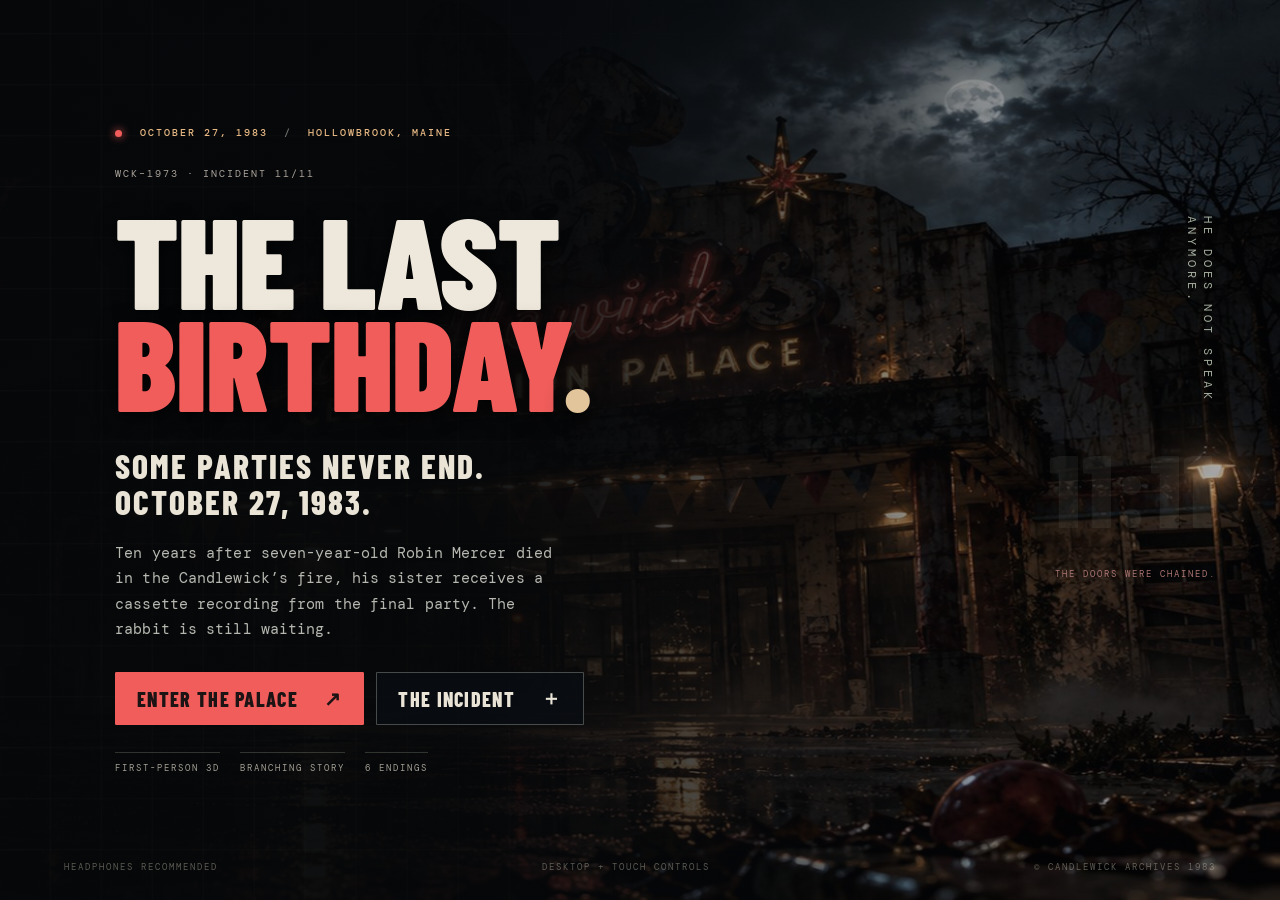
<file: index.html>
<!doctype html>
<html lang="en">
<head>
  <meta charset="utf-8" />
  <meta name="viewport" content="width=device-width, initial-scale=1, viewport-fit=cover, user-scalable=no" />
  <meta name="theme-color" content="#070b11" />
  <meta name="description" content="The Last Birthday — a cinematic 3D first-person branching horror game set in an abandoned children's party palace in 1983." />
  <title>THE LAST BIRTHDAY — A First-Person Horror Story</title>
  <link rel="preconnect" href="https://fonts.googleapis.com" />
  <link rel="preconnect" href="https://fonts.gstatic.com" crossorigin />
  <link href="https://fonts.googleapis.com/css2?family=Barlow+Condensed:wght@400;500;600;700;800;900&family=DM+Mono:wght@400;500&display=swap" rel="stylesheet" />
  <link rel="stylesheet" href="./style.css" />
  <script type="importmap">{"imports":{"three":"https://cdn.jsdelivr.net/npm/three@0.160.0/build/three.module.js","three/addons/":"https://cdn.jsdelivr.net/npm/three@0.160.0/examples/jsm/"}}</script>
</head>
<body>
  <div id="world" aria-label="First-person 3D abandoned party palace"></div>
  <div class="filmgrain" aria-hidden="true"></div>
  <div class="vignette" aria-hidden="true"></div>
  <div id="glitch" aria-hidden="true"></div>
  <div id="flash" aria-hidden="true"></div><div id="jumpscare-alert" aria-hidden="true"></div>
  <div id="blood" aria-hidden="true"></div>

  <main id="start-screen" class="screen visible" aria-labelledby="game-title">
    <div class="start-grid" aria-hidden="true"></div>
    <div class="start-card">
      <div class="eyebrow"><span class="rec-dot"></span> OCTOBER 27, 1983 <span class="slash">/</span> HOLLOWBROOK, MAINE</div>
      <div class="serial">WCK–1973 · INCIDENT 11/11</div>
      <h1 id="game-title">THE LAST<br><em>BIRTHDAY</em><span class="title-period">.</span></h1>
      <p class="tagline">SOME PARTIES NEVER END.<br>OCTOBER 27, 1983.</p>
      <p class="start-copy">Ten years after seven-year-old Robin Mercer died in the Candlewick’s fire, his sister receives a cassette recording from the final party. The rabbit is still waiting.</p>
      <div class="start-actions">
        <button id="start-btn" class="primary-btn">ENTER THE PALACE <span aria-hidden="true">↗</span></button>
        <button id="story-btn" class="outline-btn">THE INCIDENT <span aria-hidden="true">＋</span></button>
      </div>
      <div class="start-meta"><span>FIRST-PERSON 3D</span><span>BRANCHING STORY</span><span>6 ENDINGS</span></div>
    </div>
    <div class="start-right" aria-hidden="true"><span>HE DOES NOT SPEAK ANYMORE.</span><b>11:11</b><small>THE DOORS WERE CHAINED.</small></div>
    <div class="start-bottom"><span>HEADPHONES RECOMMENDED</span><span>DESKTOP + TOUCH CONTROLS</span><span>© CANDLEWICK ARCHIVES 1983</span></div>
  </main>

  <section id="hud" class="hidden" aria-label="Game heads up display">
    <div class="hud-top">
      <div class="hud-title"><span class="hud-symbol">✳</span><span>THE LAST BIRTHDAY<small>OCT 27 · 1983</small></span></div>
      <div class="hud-status"><span id="location-label">ENTRANCE LOBBY</span><span id="time-label">11:11 PM</span><button id="menu-btn" class="icon-btn" title="Pause / settings" aria-label="Pause">Ⅱ</button></div>
    </div>
    <div class="hud-left">
      <div class="hud-kicker">CURRENT OBJECTIVE</div>
      <div id="objective" class="objective">THE FIRE WAS NO ACCIDENT TO IGNORE.</div>
      <div id="objective-detail" class="objective-detail">Find the 1973 recordings. Expose Edwin’s cover-up.</div>
      <div class="hud-divider"></div>
      <div class="count-row"><span>ARCHIVE EVIDENCE</span><strong id="evidence-count">00 / 03</strong></div>
      <div class="progress-track"><div id="evidence-progress" class="progress-fill"></div></div>
      <div class="count-row battery-row"><span>FLASHLIGHT</span><strong id="battery-count">100%</strong></div>
      <div class="progress-track battery-track"><div id="battery-progress" class="progress-fill"></div></div>
      <div class="count-row"><span>CAMERA FLASHBULBS · P</span><strong id="flash-count">03 / 03</strong></div>
      <div class="count-row nerve-row"><span>NERVE</span><strong id="nerve-count">● ● ●</strong></div>
      <div class="progress-track stamina-track"><div id="stamina-progress" class="progress-fill"></div></div>
    </div>
    <div class="hud-mobile-tools"><button id="touch-journal" aria-label="Open journal">NOTES</button><button id="touch-map" aria-label="Open map">MAP</button></div>
    <div class="hud-right"><span id="recording-light" class="rec-dot"></span><span id="rec-label">REC ●</span><span class="hud-timestamp">CAM 03 — 1983</span></div>
    <div id="crosshair" aria-hidden="true"><div></div><div></div></div>
    <button id="interact-prompt" class="interact-prompt hidden"><span class="keycap">E</span><span id="interact-label">INTERACT</span><span class="prompt-arrow">↗</span></button>
    <div id="subtitle" class="subtitle hidden" role="status"></div>
    <div id="message-feed" class="message-feed" role="status"></div>
    <div id="hiding-status" class="hiding-status hidden">◉ HOLD YOUR BREATH · STAY STILL</div>
    <div class="hud-bottom"><span id="control-hint">WASD MOVE · MOUSE LOOK · E USE · SHIFT RUN · F FLASHLIGHT · P CAMERA FLASH</span><span>J JOURNAL <i>·</i> M MAP</span></div>
    <div id="mobile-controls" aria-label="Touch movement controls">
      <div id="joystick-base"><div id="joystick-knob"></div></div>
      <div class="mobile-right"><button id="touch-interact" class="touch-action">USE</button><button id="touch-run" class="touch-action smaller">RUN</button><button id="touch-flash" class="touch-action smaller">LIGHT</button><button id="touch-photo" class="touch-action smaller">FLASH</button></div>
    </div>
  </section>

  <div id="dialog-overlay" class="dialog-overlay hidden" role="dialog" aria-modal="true" aria-labelledby="dialog-title">
    <div class="dialog-panel"><div id="dialog-type" class="eyebrow">ARCHIVED RECORD</div><h2 id="dialog-title">TITLE</h2><p id="dialog-body"></p><div id="dialog-choices" class="dialog-choices"></div><div class="dialog-footer">YOUR CHOICES LEAVE MARKS. SOME CANNOT BE UNDONE.</div></div>
  </div>

  <div id="journal-overlay" class="ui-overlay hidden" role="dialog" aria-modal="true" aria-labelledby="journal-title"><div class="ui-panel"><button class="close-ui" data-close="journal-overlay" aria-label="Close">✕</button><div class="eyebrow">EVIDENCE COLLECTION / 1983</div><h2 id="journal-title">JUNE'S JOURNAL</h2><div id="journal-content" class="journal-content"></div><p class="hint-text">PRESS J OR ESC TO RETURN</p></div></div>
  <div id="map-overlay" class="ui-overlay hidden" role="dialog" aria-modal="true" aria-labelledby="map-title"><div class="ui-panel map-panel"><button class="close-ui" data-close="map-overlay" aria-label="Close">✕</button><div class="eyebrow">CANDLEWICK’S / FIRE ESCAPE BLUEPRINT</div><h2 id="map-title">THE FLOOR PLAN</h2><div class="map-layout"><div class="map-row"><div>MANAGER'S OFFICE</div><div>BACK HALL</div><div>MAINTENANCE</div></div><div class="map-row"><div>PARTY ROOM</div><div>MAIN HALL</div><div>GAME ARCADE</div></div><div class="map-row lobby-row"><div>ENTRANCE / LOBBY<br><span>YOU ARRIVED HERE</span></div></div><div class="map-row basement-row"><div>↓ BACKSTAGE / BIRTHDAY STAGE (LOCKED)</div></div></div><p class="hint-text">THE FLOOR PLAN WAS DRAWN IN 1972. THE BUILDING MAY NOT OBEY IT.</p></div></div>
  <div id="pause-overlay" class="ui-overlay hidden" role="dialog" aria-modal="true" aria-labelledby="pause-title"><div class="ui-panel pause-panel"><div class="eyebrow">TAPE PAUSED / 1983</div><h2 id="pause-title">STAY QUIET.</h2><p class="pause-copy">Don’t let the rabbit see you.</p><button id="resume-btn" class="primary-btn">RESUME <span>↗</span></button><button id="mute-btn" class="outline-btn">SOUND: ON</button><button id="sensitivity-btn" class="outline-btn">MOUSE SENSITIVITY: NORMAL</button><button id="restart-btn" class="outline-btn">RESTART NIGHT ↺</button></div></div>
  <div id="ending-overlay" class="ending-overlay hidden" role="dialog" aria-modal="true" aria-labelledby="ending-title"><div class="ending-inner"><div id="ending-number" class="eyebrow">ENDING 01 / 06</div><div class="ending-line"></div><h2 id="ending-title">THE LAST GUEST</h2><p id="ending-description"></p><div id="ending-summary" class="ending-summary"></div><div class="ending-actions"><button id="replay-btn" class="primary-btn">PLAY AGAIN ↺</button><button id="endings-btn" class="outline-btn">VIEW ENDINGS</button></div><div id="ending-collection" class="ending-collection"></div><span class="ending-bottom">THE PARTY DOES NOT NEED ANOTHER GUEST.</span></div></div>
  <noscript>This game requires JavaScript to run.</noscript>
  <script type="module" src="./script.js"></script>
</body>
</html>
</file>
<file: style.css>
:root{color-scheme:dark;--cream:#e9e4d6;--muted:#aaa99f;--dim:#85877f;--red:#f05d5b;--gold:#e8b984;--bg:#070b11;--panel:#0a1018ec;--line:#c7c0aa30;--cyan:#a9c6bd;--font: 'Barlow Condensed','Arial Narrow',Impact,sans-serif;--mono:'DM Mono',Consolas,monospace}
*{box-sizing:border-box}html,body{height:100%;margin:0;overflow:hidden;background:#05080b;color:var(--cream);font-family:var(--font)}button{cursor:pointer;font:inherit}button:focus-visible{outline:2px solid var(--gold);outline-offset:4px}.hidden{display:none!important}#world{position:fixed;inset:0}#world canvas{display:block;width:100%;height:100%}.filmgrain,.vignette,#glitch,#flash,#blood{position:fixed;inset:0;pointer-events:none;z-index:5}.filmgrain{opacity:.17;background-image:url("data:image/svg+xml,%3Csvg viewBox='0 0 180 180' xmlns='http://www.w3.org/2000/svg'%3E%3Cfilter id='n'%3E%3CfeTurbulence type='fractalNoise' baseFrequency='.77' numOctaves='3' stitchTiles='stitch'/%3E%3C/filter%3E%3Crect width='100%25' height='100%25' filter='url(%23n)' opacity='.38'/%3E%3C/svg%3E");background-size:170px 170px;animation:grain .3s steps(2) infinite}.vignette{box-shadow:inset 0 0 18vw 4vw #020406a8,inset 0 0 65px #020407cc}#glitch{background:repeating-linear-gradient(0deg,transparent 0 3px,#ffffff07 4px 5px);opacity:.35;mix-blend-mode:screen}#flash{background:#e9f0eb;opacity:0;transition:opacity .18s}#blood{background:radial-gradient(circle,transparent 20%,#8f0e17b5);opacity:0;transition:opacity .3s}body.scared #flash{animation:scareflash .75s steps(2)}body.scared #blood{opacity:.8;animation:bloodfade 1.5s forwards}body.scared #world{animation:shake .45s linear}.screen{position:fixed;inset:0;z-index:20;display:none;overflow:auto;background:linear-gradient(90deg,#05080bf5 0%,#060a0ce8 42%,#02030578 80%)}.screen.visible{display:flex;align-items:center}.start-grid{position:absolute;inset:0;opacity:.11;pointer-events:none;background:repeating-linear-gradient(90deg,transparent 0 49px,#c3bd9733 50px 51px),repeating-linear-gradient(0deg,transparent 0 49px,#c3bd9733 50px 51px);mask-image:linear-gradient(90deg,#000,transparent 80%)}.start-card{position:relative;margin-left:clamp(24px,9vw,160px);max-width:790px;width:min(66vw,790px);padding:5vh 0;z-index:1}.eyebrow,.serial,.start-meta,.start-bottom,.start-right,.hud-kicker,.hud-status,.hud-bottom,.count-row,.dialog-footer,.hint-text,.ending-bottom{font-family:var(--mono);letter-spacing:2px;font-size:10px}.eyebrow{color:var(--gold);font-weight:500}.rec-dot{display:inline-block;width:7px;height:7px;background:var(--red);border-radius:100%;box-shadow:0 0 8px var(--red);vertical-align:middle;margin-right:10px;animation:pulse 2s infinite}.slash{margin:0 8px;color:#73746d}.serial{margin-top:28px;color:#aaa39a;font-size:10px}.start-card h1{font-size:clamp(76px,11vw,172px);line-height:.76;letter-spacing:-1px;font-weight:900;margin:28px 0 26px;color:#eee8dc;text-shadow:0 7px 35px #0008}.start-card h1 em{font-style:normal;color:var(--red)}.title-period{color:#e2c59b}.tagline{font-weight:800;font-size:clamp(23px,2.6vw,38px);line-height:1.1;letter-spacing:2px;margin:35px 0 20px}.start-copy{font:13px/1.9 var(--mono);max-width:535px;color:#b6b7b0;letter-spacing:.1px}.start-actions{display:flex;gap:12px;margin-top:30px;flex-wrap:wrap}.primary-btn,.outline-btn{border:1px solid var(--red);border-radius:1px;min-height:53px;padding:12px 21px;text-align:left;font-size:20px;font-weight:800;letter-spacing:1.3px;transition:transform .2s,background .2s,color .2s;display:inline-flex;align-items:center;justify-content:space-between;gap:26px}.primary-btn{background:var(--red);color:#1b1314}.outline-btn{background:#090e12c7;color:var(--cream);border-color:#85898180}.primary-btn:hover,.outline-btn:hover{transform:translateY(-2px);background:#f3d1a0;color:#100f0d}.start-meta{display:flex;gap:20px;margin-top:27px;color:#a39f94;font-size:9px}.start-meta span{border-top:1px solid #8e9a854d;padding-top:9px}.start-right{position:absolute;right:5vw;top:24%;display:flex;align-items:flex-end;flex-direction:column;gap:20px;color:#a1aa9b}.start-right span{writing-mode:vertical-rl;letter-spacing:4px;font-size:12px;height:190px}.start-right b{font:900 clamp(55px,8vw,120px) var(--font);opacity:.09}.start-right small{color:#aa7471;font-size:9px}.start-bottom{position:absolute;bottom:3%;left:5%;right:5%;display:flex;justify-content:space-between;color:#b7b3a37a;font-size:9px}
#hud{position:fixed;inset:0;pointer-events:none;z-index:10}.hud-top{position:absolute;top:0;left:0;right:0;padding:22px 29px;display:flex;justify-content:space-between;align-items:flex-start;background:linear-gradient(#020507a8,transparent)}.hud-title{display:flex;align-items:center;gap:9px;font-weight:900;letter-spacing:1.4px;font-size:22px;line-height:.85}.hud-symbol{font-size:28px;color:var(--red)}.hud-title small{display:block;font:9px var(--mono);letter-spacing:1.5px;color:#c2b7a4;margin-top:8px}.hud-status{display:flex;align-items:center;gap:20px;color:#c8c7b8;margin-top:1px}.hud-status #time-label{color:var(--gold)}.icon-btn{pointer-events:auto;color:var(--cream);background:#0a1018bb;border:1px solid #a9aeaf66;width:32px;height:32px;font-size:17px}.hud-left{position:absolute;left:28px;top:110px;width:245px;background:linear-gradient(100deg,#0510179c,#0510170a);padding:18px 19px 20px 0}.hud-kicker{color:var(--red);font-size:10px}.objective{font-weight:800;font-size:26px;line-height:1;letter-spacing:.6px;margin-top:9px;max-width:240px}.objective-detail{font:10px/1.6 var(--mono);color:#d2d1c0b7;margin-top:8px}.hud-divider{height:1px;background:#f1e5bf33;margin:18px 0 12px}.count-row{display:flex;justify-content:space-between;color:#c9cec6;font-size:9px;margin-top:12px;align-items:center}.count-row strong{color:#ecd2b7;font-size:11px}.progress-track{height:3px;background:#c0c6bb30;margin-top:9px}.progress-fill{width:0%;height:100%;background:var(--red);transition:width .25s}.battery-track .progress-fill{background:var(--cyan)}.stamina-track .progress-fill{background:var(--gold);width:100%}.hud-right{position:absolute;right:30px;top:73px;font:10px var(--mono);color:#f3aaaa;letter-spacing:2px;display:flex;align-items:center;gap:7px}.hud-timestamp{color:#a7a9a3;border-left:1px solid #bbb8a84f;padding-left:15px;margin-left:8px}#crosshair{position:absolute;left:50%;top:50%;width:16px;height:16px;transform:translate(-50%,-50%);opacity:.7}#crosshair>div:first-child{position:absolute;left:7px;top:0;width:2px;height:16px;background:#e9e5ce90}#crosshair>div:last-child{position:absolute;left:0;top:7px;height:2px;width:16px;background:#e9e5ce90}.interact-prompt{pointer-events:auto;position:absolute;bottom:15%;left:50%;transform:translateX(-50%);padding:12px 17px;background:#091219e8;border:1px solid #efdbac8c;min-width:235px;display:flex;align-items:center;gap:13px;color:#eee9d7;font-size:19px;font-weight:700;white-space:nowrap;letter-spacing:1px;box-shadow:0 0 30px #000a}.keycap{font:700 13px var(--mono);padding:8px 10px;border:1px solid #e6d3ac88;color:var(--gold)}.prompt-arrow{margin-left:auto;color:var(--red)}.subtitle{position:absolute;bottom:22%;width:min(90%,580px);left:50%;transform:translateX(-50%);font:italic 700 24px var(--font);line-height:1.3;color:#efe3cc;text-align:center;text-shadow:1px 2px 8px #000}.message-feed{position:absolute;left:29px;bottom:55px;max-width:510px;font:11px/1.6 var(--mono);color:#e1d6bd;letter-spacing:.3px;text-shadow:0 1px 4px #000;min-height:32px}.message-feed .feed-line{animation:feed 4.7s forwards}.hiding-status{position:absolute;top:23%;left:50%;transform:translateX(-50%);font:13px var(--mono);color:var(--red);letter-spacing:3px;background:#03060aca;padding:18px 25px;border:1px solid #b46464}.hud-bottom{position:absolute;bottom:18px;left:29px;right:29px;display:flex;justify-content:space-between;color:#c0c0b2a3;font-size:9px}.hud-bottom i{font-style:normal;color:var(--red)}
.dialog-overlay,.ui-overlay,.ending-overlay{position:fixed;inset:0;background:#04070ae9;z-index:30;display:flex;justify-content:center;align-items:center;padding:20px;overflow:auto;backdrop-filter:blur(9px)}.dialog-panel,.ui-panel{width:min(610px,100%);background:linear-gradient(130deg,#111a20,#0c1115);border:1px solid #8eaaa266;border-top:3px solid var(--red);padding:clamp(23px,4vw,45px);box-shadow:0 15px 120px #000d;position:relative}.dialog-panel h2,.ui-panel h2,.ending-inner h2{font-size:clamp(48px,7vw,80px);line-height:.9;letter-spacing:.5px;text-transform:uppercase;margin:20px 0}.dialog-panel p,.ui-panel p{font:13px/1.8 var(--mono);color:#c7c9c0}.dialog-panel p strong{color:#f7e0b9}.dialog-choices{display:grid;gap:9px;margin-top:24px}.choice-btn{display:flex;align-items:center;gap:15px;width:100%;text-align:left;border:1px solid #9b9e945b;background:#111b22;padding:13px 15px;color:#eae5d8;font-size:19px;font-weight:700;letter-spacing:.5px;transition:background .18s,border .18s}.choice-btn:hover,.choice-btn:focus-visible{background:#302024;border-color:var(--red)}.choice-btn .choice-number{font:11px var(--mono);color:var(--red);border-right:1px solid #bcbcbc55;padding-right:12px}.choice-btn:disabled{opacity:.34;cursor:not-allowed}.dialog-footer{margin-top:28px;border-top:1px solid var(--line);padding-top:16px;color:#999e93;font-size:9px}.ui-panel{max-height:90vh;overflow:auto}.close-ui{position:absolute;top:14px;right:14px;color:#e5d5ba;background:#141d22;border:1px solid #aaa6a166;font-size:19px;width:36px;height:36px}.journal-content{display:grid;gap:13px;margin:22px 0}.journal-entry{border:1px solid #7d908349;border-left:3px solid var(--gold);padding:13px 17px;background:#14202970}.journal-entry.locked{border-left-color:#3e4c4a;opacity:.53}.journal-entry b{display:block;font-size:23px;letter-spacing:.5px}.journal-entry p{font:11px/1.7 var(--mono);margin:7px 0 0}.hint-text{color:#999f9a;line-height:1.5}.map-panel{width:min(710px,100%)}.map-layout{background:#101d23;padding:18px;border:1px dashed #667c76;margin:20px 0}.map-row{display:flex;gap:5px;margin:5px 0}.map-row>div{flex:1;min-height:68px;border:1px solid #8da29a70;text-align:center;display:flex;align-items:center;justify-content:center;font:12px/1.4 var(--mono);padding:7px;color:#eee0c8}.map-row>div:nth-child(2){background:#e0ca8e18}.lobby-row>div,.basement-row>div{min-height:42px;color:#e9b787}.lobby-row span{color:#97d8c6}.pause-panel{width:min(470px,100%);display:grid;gap:10px}.pause-panel .outline-btn,.pause-panel .primary-btn{width:100%}.pause-copy{margin-top:0;margin-bottom:15px}.ending-overlay{background:radial-gradient(ellipse at center,#171e21,#040608 80%);z-index:35;text-align:center}.ending-inner{width:min(770px,100%);padding:20px}.ending-line{width:90px;height:3px;background:var(--red);margin:23px auto}.ending-inner h2{font-size:clamp(60px,9vw,120px);text-shadow:3px 7px 30px #000}.ending-inner p{font:14px/1.9 var(--mono);color:#d3d5cb;max-width:600px;margin:15px auto 20px}.ending-summary{font:11px/1.6 var(--mono);color:#c4a88b;margin:15px auto 20px}.ending-actions{display:flex;justify-content:center;gap:12px;flex-wrap:wrap}.ending-collection{margin:20px auto;font:10px/1.8 var(--mono);color:#e6cfaf}.ending-bottom{display:block;margin:35px auto 0;color:#908b83}
#mobile-controls{display:none;position:absolute;bottom:70px;left:0;right:0;height:160px;pointer-events:none}#joystick-base{position:absolute;left:28px;bottom:0;width:135px;height:135px;border-radius:50%;border:2px solid #d6dbc45e;background:#24363b55;pointer-events:auto;touch-action:none}#joystick-knob{position:absolute;left:42px;top:42px;width:48px;height:48px;border-radius:50%;background:#dfceb999;box-shadow:0 0 20px #0009;pointer-events:none}.mobile-right{position:absolute;right:20px;bottom:0;display:flex;gap:12px;align-items:flex-end;pointer-events:auto}.touch-action{background:#161f28bb;border:2px solid #d1b497a3;color:var(--cream);border-radius:50%;width:77px;height:77px;font-weight:900;font-size:19px}.touch-action.smaller{width:60px;height:60px;font-size:14px}
@media(hover:none),(pointer:coarse){#mobile-controls{display:block}.hud-bottom{display:none}#control-hint{display:none}.hud-left{top:94px;left:14px;max-width:210px;padding:5px}.objective{font-size:21px}.objective-detail{font-size:9px}.hud-top{padding:12px 14px}.hud-status{gap:8px}.hud-status #time-label{display:none}.hud-right{top:58px;right:15px}.interact-prompt{bottom:30%;min-width:205px}#crosshair{opacity:.45}}@media(max-width:700px){.start-card{width:88%;margin:0 auto;padding:80px 0 65px}.start-card h1{font-size:clamp(68px,14vw,112px)}.start-copy{font-size:11px;line-height:1.8}.start-meta{gap:10px;font-size:7px}.start-right,.start-bottom{display:none}.eyebrow{font-size:9px;letter-spacing:1px}.start-actions{margin-top:23px}.primary-btn,.outline-btn{min-height:48px;font-size:17px}.hud-title{font-size:16px}.hud-title small{font-size:7px}.hud-symbol{font-size:20px}.hud-status{font-size:8px}.hud-status #location-label{max-width:110px;text-align:right}.hud-right{font-size:7px}.hud-right .hud-timestamp{display:none}.message-feed{left:14px;bottom:233px;max-width:80%;font-size:10px}.subtitle{bottom:37%;font-size:20px}.ui-panel,.dialog-panel{padding:21px}.ui-panel h2,.dialog-panel h2{font-size:53px}.map-row>div{font-size:9px}.ending-inner h2{font-size:64px}}@media(max-height:600px){.start-card{padding:20px 0}.start-card h1{font-size:clamp(60px,9vw,100px);margin:15px 0}.tagline{margin:15px 0;font-size:24px}.start-meta{display:none}.start-right span{height:80px}.hud-left{top:62px}.hud-divider{margin:8px 0}.hud-right{display:none}}
@keyframes grain{0%{transform:translate(0,0)}25%{transform:translate(1%,-2%)}50%{transform:translate(-1%,1%)}75%{transform:translate(2%,-1%)}}@keyframes pulse{50%{opacity:.25}}@keyframes feed{0%{opacity:0;transform:translateY(7px)}10%,65%{opacity:1;transform:translateY(0)}100%{opacity:0}}@keyframes scareflash{0%,45%{opacity:.7}20%,70%{opacity:0}100%{opacity:0}}@keyframes bloodfade{0%,50%{opacity:.7}100%{opacity:0}}@keyframes shake{0%,100%{transform:translate(0)}20%,60%{transform:translate(8px,2px)}40%,80%{transform:translate(-9px,-5px)}}

.hud-mobile-tools{display:none;position:absolute;right:14px;top:102px;gap:6px;pointer-events:auto}.hud-mobile-tools button{background:#09161bd9;border:1px solid #c5b49480;color:#ead8bc;padding:8px 10px;font:10px var(--mono);letter-spacing:1px}@media(hover:none),(pointer:coarse){.hud-mobile-tools{display:flex}}

/* 1983 atmospheric menu: supplied environment concept, cropped to contain no menu text */
#start-screen{background:linear-gradient(90deg,#050709f9 0%,#050709f4 37%,#06080bb3 56%,#07080c54 79%),url('./assets/palace-night.jpg') center right/cover no-repeat,#06080b}
#start-screen .start-card{max-width:730px}
#start-screen .start-copy{max-width:440px;font-size:clamp(13px,1.2vw,16px);line-height:1.65}
#start-screen .start-card h1{font-size:clamp(82px,10vw,155px);line-height:.80;text-shadow:0 4px 20px #000b}
#jumpscare-alert{position:fixed;inset:0;pointer-events:none;z-index:60;opacity:0;background:radial-gradient(circle at 50% 50%,transparent 10%,#6c0207b5 65%,#100002f5),repeating-linear-gradient(0deg,#c02a2a50 0px,#1b0303a4 4px,transparent 6px);mix-blend-mode:screen}
body.jumpscare #jumpscare-alert{animation:jumpscreen 1.05s steps(5) forwards}
body.jumpscare #world{animation:shake .20s linear infinite}
body.photo-flash #flash{opacity:1;transition:none}
@keyframes jumpscreen{0%{opacity:0}10%{opacity:1}45%{opacity:.76}60%{opacity:.95}100%{opacity:0}}
@media(max-width:700px){#start-screen{background-position:60% center}#start-screen .start-card{margin-left:5vw;max-width:90vw;width:90vw;padding:6vh 0}#start-screen .start-copy{max-width:85vw}#start-screen .start-card h1{font-size:clamp(65px,17vw,108px)}.hud-bottom{font-size:8px;letter-spacing:0.4px}}
</file>
